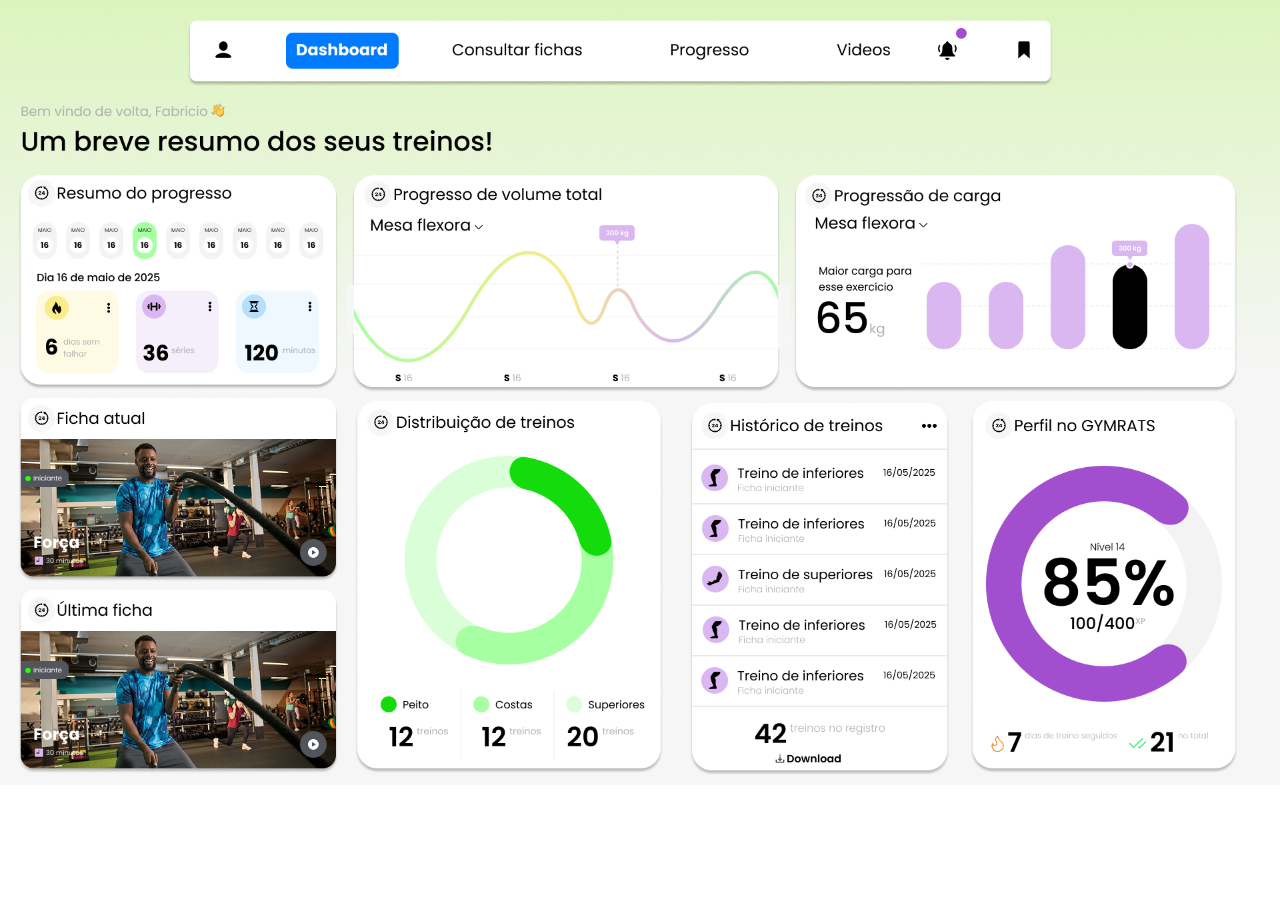
<file: index.html>
<!DOCTYPE html>
<html lang="en">

<head>
    <meta charset="UTF-8">
    <meta name="viewport" content="width=device-width, initial-scale=1.0">
    <title>Prototipo interativo</title>
    <link rel="stylesheet" href="./styles/dashboard.css">
</head>

<body>
    <img src="./imgs/Frame 1.png" class="dashboard" />
    <a href="./consultarFichas.html">
        <button class="buttonFichas"></button>
    </a>
    <a href="./progresso.html">
        <button class="buttonProgresso"></button>
    </a>
</body>

</html>
</file>
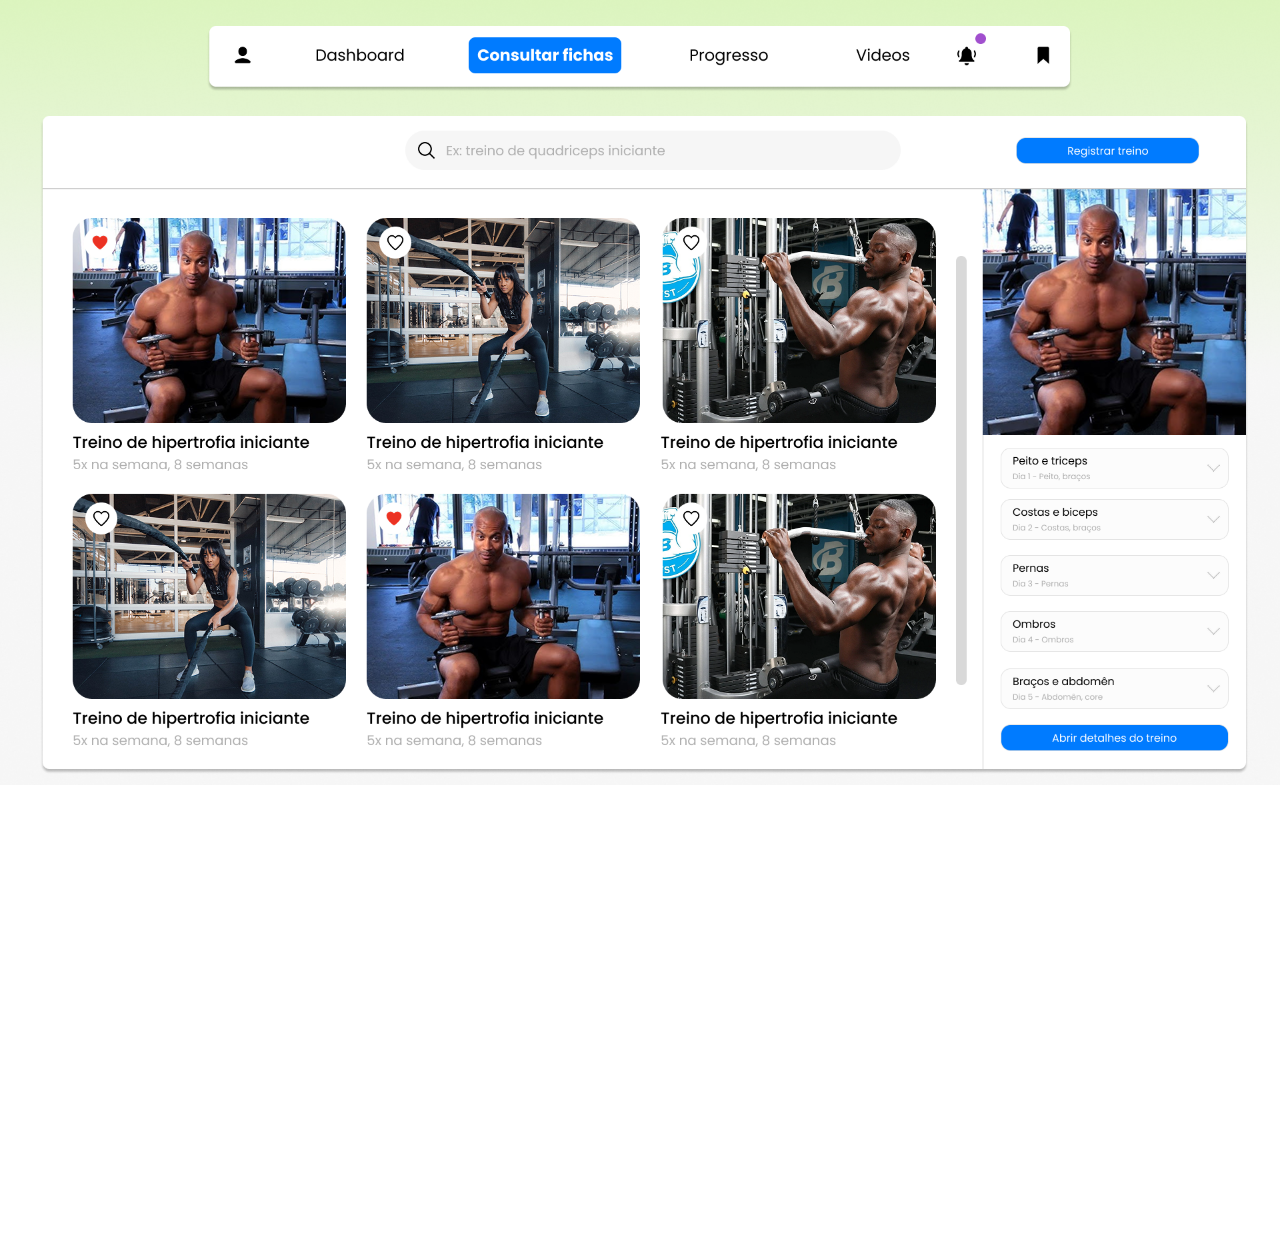
<file: consultarFichas.html>
<!DOCTYPE html>
<html lang="en">

<head>
    <meta charset="UTF-8">
    <meta name="viewport" content="width=device-width, initial-scale=1.0">
    <title>Fichas</title>
    <link rel="stylesheet" href="./styles/consultarFichas.css">
</head>

<body>
    <img src="./imgs/Frame 2.png" class="fichas" />
    <a href="./progresso.html">
        <button class="buttonProgresso"></button>
    </a>

    <a href="./index.html">
        <button class="buttonDashboard"></button>
    </a>

    <a href="./Register.html">
        <button class="buttonRegister"></button>
    </a>

    <a href="./training.html">
        <button class="buttonTraining"></button>
    </a>
</body>

</html>
</file>
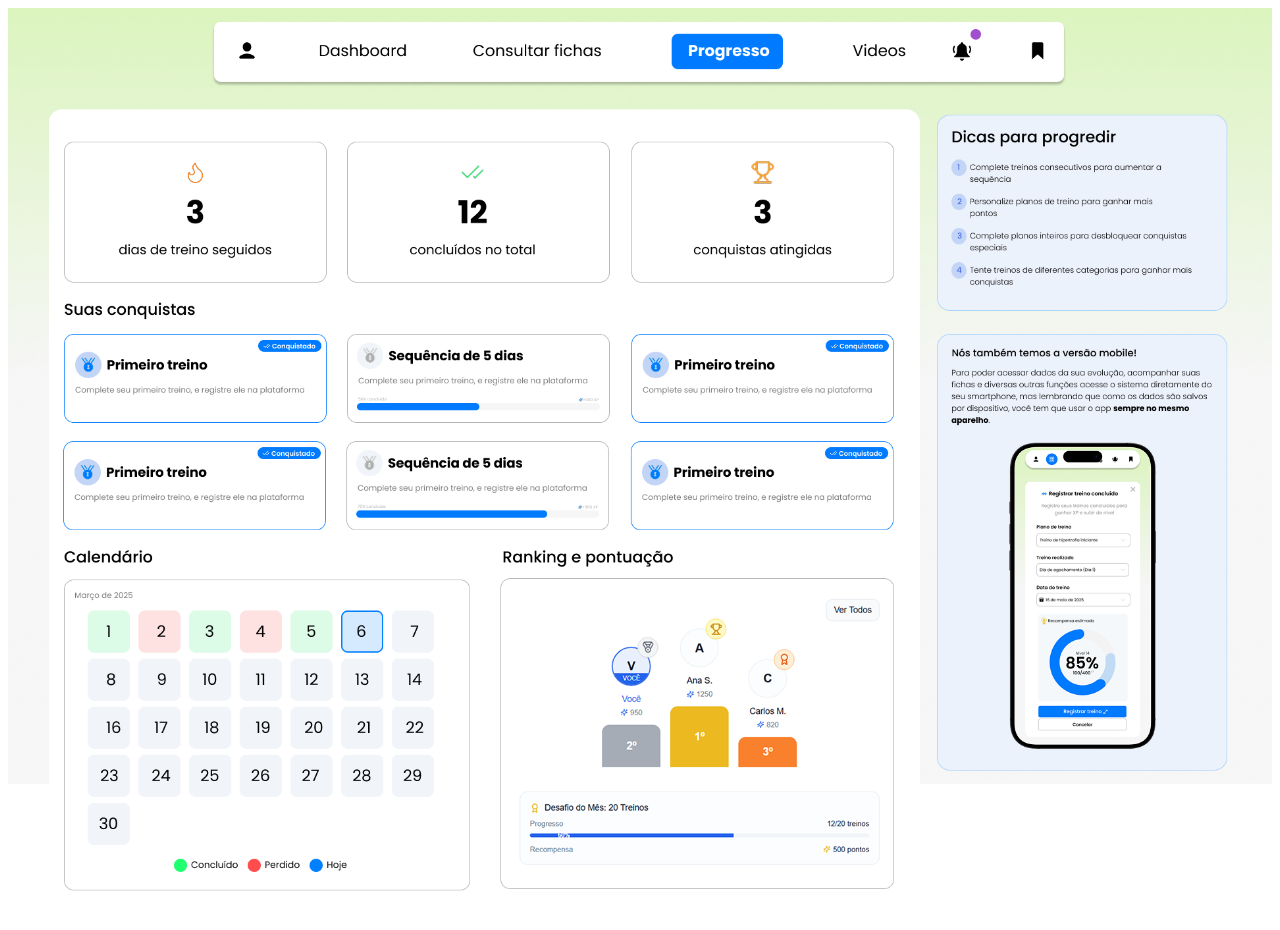
<file: progresso.html>
<!DOCTYPE html>
<html lang="en">

<head>
    <meta charset="UTF-8">
    <meta name="viewport" content="width=device-width, initial-scale=1.0">
    <title>Progresso</title>
    <link rel="stylesheet" href="./styles/progresso.css">
</head>

<body>
    <img src="./imgs/Frame 8.png" class="progresso" />
    <a href="./consultarFichas.html">
        <button class="buttonFichas"></button>
    </a>
    <a href="./index.html">
        <button class="buttonDashboard"></button>
    </a>
</body>

</html>
</file>
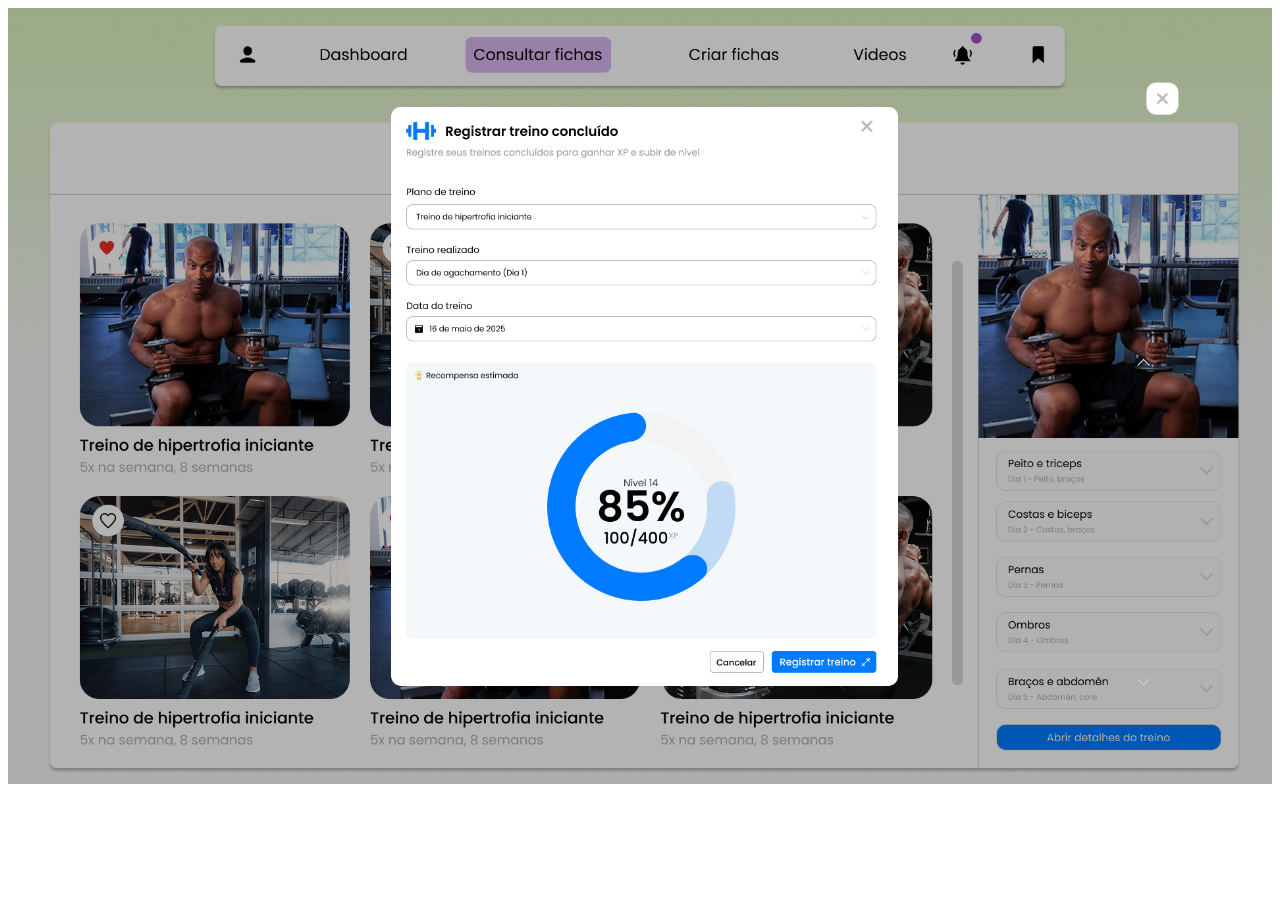
<file: Register.html>
<!DOCTYPE html>
<html lang="en">

<head>
    <meta charset="UTF-8">
    <meta name="viewport" content="width=device-width, initial-scale=1.0">
    <title>Prototipo interativo</title>
    <link rel="stylesheet" href="./styles/register.css">
</head>

<body>
    <img src="./imgs/Frame 11.png" class="register" />
</body>

</html>
</file>
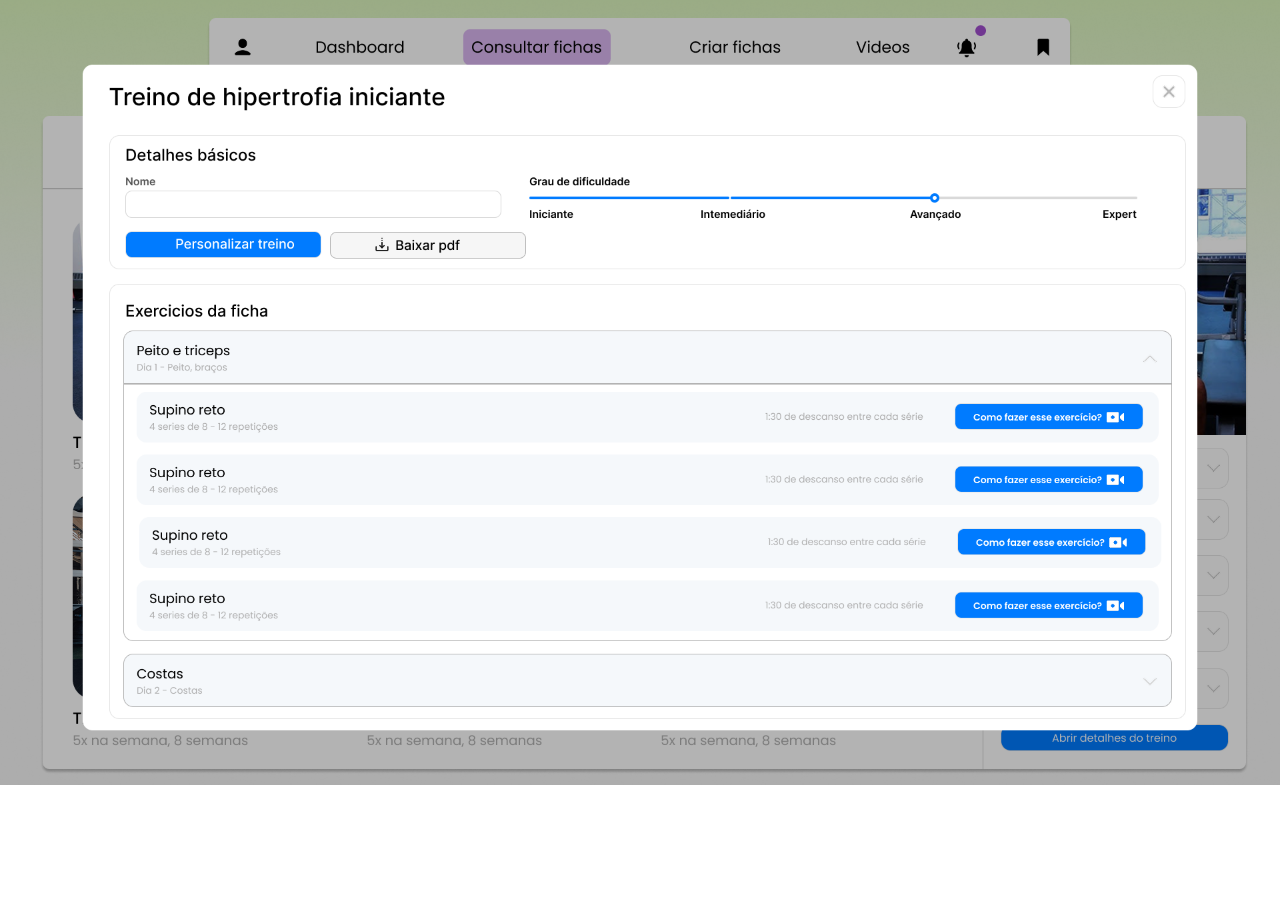
<file: training.html>
<!DOCTYPE html>
<html lang="en">

<head>
    <meta charset="UTF-8">
    <meta name="viewport" content="width=device-width, initial-scale=1.0">
    <title>Prototipo interativo</title>
    <link rel="stylesheet" href="./styles/training.css">
</head>

<body>
    <img src="./imgs/Frame 3.png" class="training" />
</body>

</html>
</file>
<file: styles/dashboard.css>
* {
    padding: 0;
    margin: 0;
    box-sizing: border-box;
}

body{
    position:relative;
}

.dashboard {
    width: 100%;
    height: 100%;
    position:relative;

}

.buttonFichas {
    width: 250px;
    height: 50px;
    position: absolute;
    left: 740px;
    top: 60px;
    cursor: pointer;
    opacity: 0;
}

.buttonProgresso {
    width: 250px;
    height: 50px;
    position: absolute;
    left: 1080px;
    top: 60px;
    cursor: pointer;
    opacity: 0;
}
</file>
<file: styles/consultarFichas.css>
* {
    padding: 0;
    margin: 0;
    box-sizing: border-box;
}

body{
    position:relative;
}

.fichas {
    width: 100%;
    height: 100%;
    position:relative;
}

.buttonProgresso {
    width: 250px;
    height: 50px;
    position: absolute;
    left: 1080px;
    top: 60px;
    cursor: pointer;
    opacity: 0;
}

.buttonDashboard {
    width: 250px;
    height: 50px;
    position: absolute;
    left: 500px;
    top: 60px;
    cursor: pointer;
    opacity: 0;
}

.buttonRegister {
    width: 250px;
    height: 50px;
    position: absolute;
    left: 1670px;
    top: 230px;
    cursor: pointer;
    opacity: 0;
}

.buttonTraining {
    width: 400px;
    height: 50px;
    position: absolute;
    left: 1670px;
    top: 1190px;
    cursor: pointer;
    opacity: 0;
}
</file>
<file: styles/progresso.css>
* {
    padding: 0;
    box-sizing: border-box;
}

body{
    position:relative;
}

.progresso {
    width: 100%;
    height: 100%;
    position:relative;

}

.buttonFichas {
    width: 250px;
    height: 50px;
    position: absolute;
    left: 740px;
    top: 60px;
    cursor: pointer;
    opacity: 0;
}

.buttonDashboard {
    width: 250px;
    height: 50px;
    position: absolute;
    left: 500px;
    top: 60px;
    cursor: pointer;
    opacity: 0;
}
</file>
<file: styles/register.css>
* {
    padding: 0;
    box-sizing: border-box;
}

body{
    position:relative;
}
.register {
    width: 100%;
    height: 100%;
    
}
</file>
<file: styles/training.css>
* {
    padding: 0;
    margin: 0;
}

.training {
    width: 100%;
    height: 100%;
}
</file>
